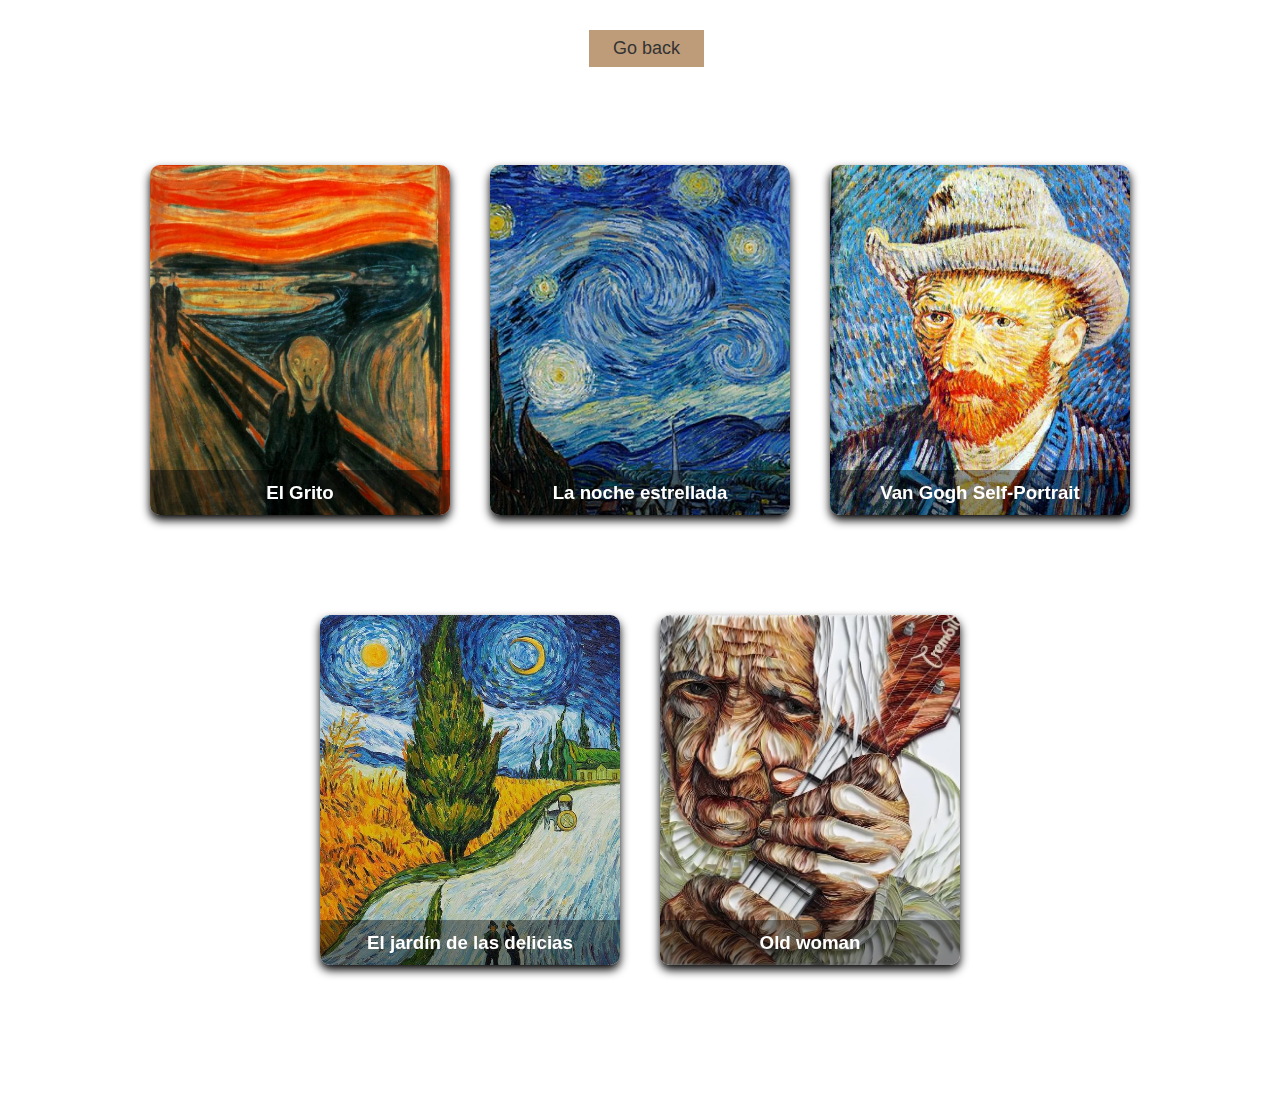
<file: ArteContemporaneo.html>
<!DOCTYPE html>
<html lang="en">

<head>
    <meta charset="UTF-8">
    <meta http-equiv="X-UA-Compatible" content="IE=edge">
    <meta name="viewport" content="width=device-width, initial-scale=1.0">
    <title>Document</title>
    <link rel="stylesheet" href="CSS/Renacimiento.css">
</head>

<body>
    <div class="card">
        <div class="face front">
            <img src="Images/ElGrito.jpg" alt="">
            <h3>El Grito</h3>
        </div>
        <div class="face back">
            <h3>Artist:Edvard Munch</h3>
            <p>'The Scream' reflects the anxiety and anguish of human beings, and that was the message that its author wanted to convey. Munch on his own painting of him.</p>
            <div class="link">
                <p>Country:Noruega</p>
            </div>
        </div>
    </div>

    <div class="card">
        <div class="face front">
            <img src="Images/VanGogh.jpg" alt="">
            <h3>La noche estrellada</h3>
        </div>
        <div class="face back">
            <h3>Artist:VanGogh</h3>
            <p>The Starry Night is an oil on canvas painting by the Dutch post-impressionist painter Vincent van Gogh. Painted in June 1889, it depicts the view from the east-facing window of his asylum room in Saint-Rémy-de-Provence.</p>
            <div class="link">
                <p>Country:Moma</p>
            </div>
        </div>
    </div>

    <div class="card">
        <div class="face front">
            <img src="Images/Danubio.jpg" alt="">
            <h3>Van Gogh Self-Portrait </h3>
        </div>
        <div class="face back">
            <h3>Artist:Van Gogh</h3>
            <p>It is a work by Anton van Dyck painted in oil on canvas with dimensions of 58.4 x 73 cm. Dated between
                1632 and 1633, it is currently in the private collection of the Duke of Westminster.</p>
            <div class="link">
                <p>Country:Rome</p>
            </div>
        </div>
    </div>

    <div class="card">
        <div class="face front">
            <img src="Images/Jardin.jpg" alt="">
            <h3>El jardín de las delicias</h3>
        </div>
        <div class="face back">
            <h3>Artist:Jheronimus Bosch</h3>
            <p>It is a work of symbolic content, of which various interpretations have been offered, such as The Hay Cart or the Table of Deadly Sins, some of the nine works that King Philip II of Spain acquired,2 a great admirer of the painter.</p>
            <div class="link">
                <p>Contri: Madrid</p>
            </div>
        </div>
    </div>
    <div class="card">
        <div class="face front">
            <img src="Images/anciana.jpg" alt="">
            <h3>Old woman</h3>
        </div>
        <div class="face back">
            <h3>Artist:Giordano, Luca</h3>
            <p>The desire to imitate or emulate Velázquez is evident in him, since the entire silhouette of the horse
                and the queen derive directly from the Velázquez portrait of Doña Isabel de Borbón.</p>
            <div class="link">
                <p>Country:Monarquía Española</p>
            </div>
        </div>
    </div>
    <footer>
        <button onclick="window.location.href='Index.html'">Go back</button>
        </footer>
</body>

</html>
</file>
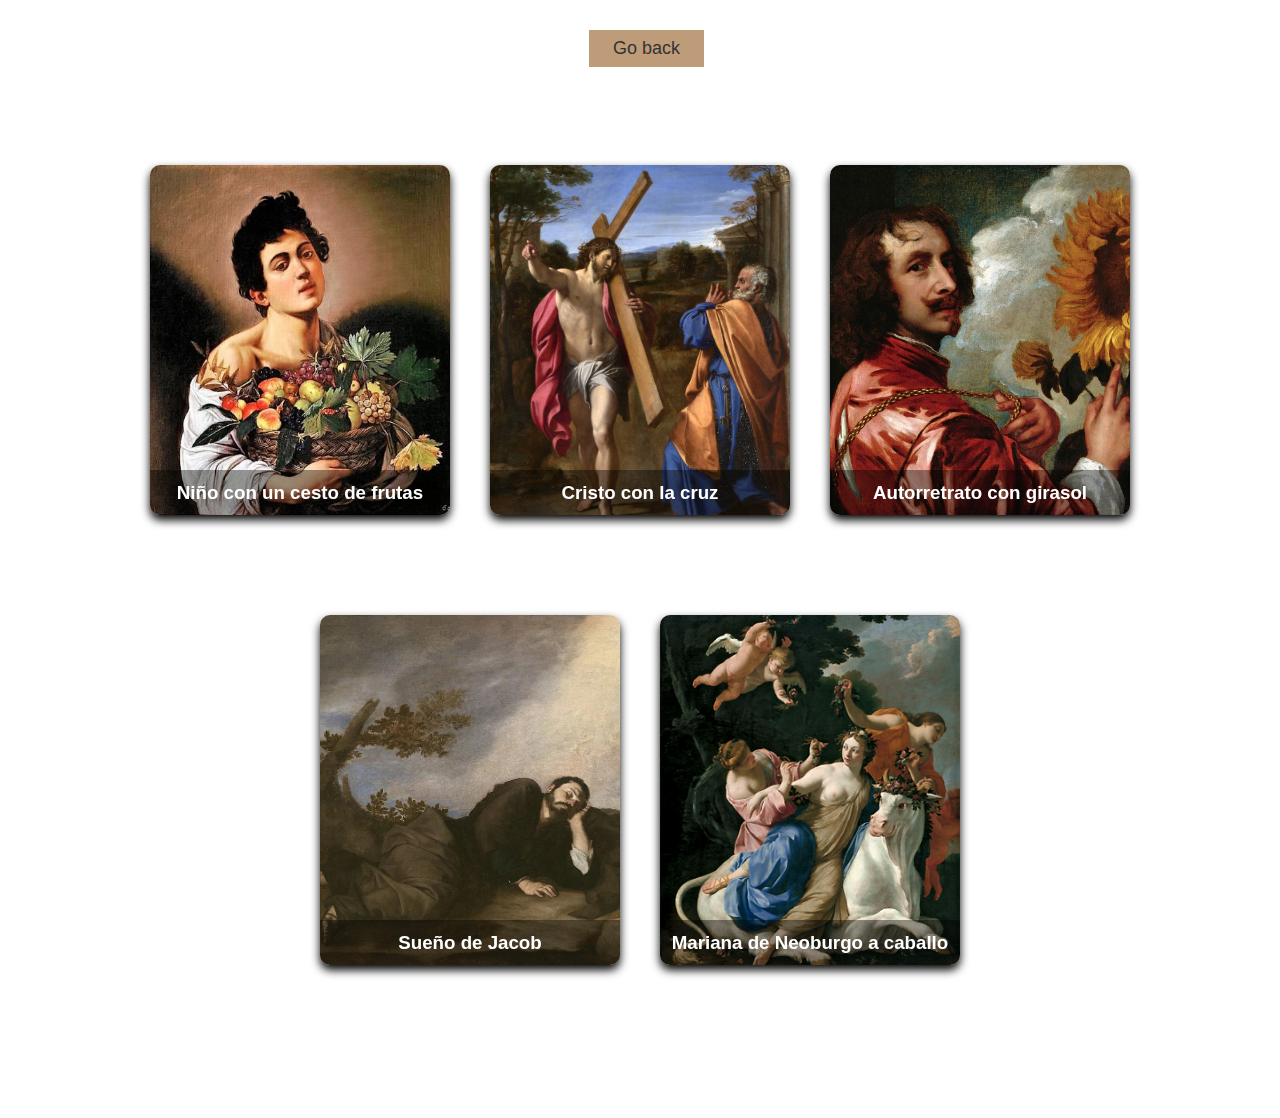
<file: Barroco.html>
<!DOCTYPE html>
<html lang="en">

<head>
    <meta charset="UTF-8">
    <meta http-equiv="X-UA-Compatible" content="IE=edge">
    <meta name="viewport" content="width=device-width, initial-scale=1.0">
    <title>Document</title>
    <link rel="stylesheet" href="CSS/Renacimiento.css">
</head>

<body>
    <div class="card">
        <div class="face front">
            <img src="Images/Bodegones.jpg" alt="">
            <h3>Niño con un cesto de frutas</h3>
        </div>
        <div class="face back">
            <h3>Artist:Caravagio</h3>
            <p>The painting shows a young man holding a basket of fruit, in the middle of a gloomy and desolate
                panorama. The boy is sensual and has lively and penetrating black eyes.</p>
            <div class="link">
                <p>Country:Italia</p>
            </div>
        </div>
    </div>

    <div class="card">
        <div class="face front">
            <img src="Images/Cristo.jpg" alt="">
            <h3>Cristo con la cruz</h3>
        </div>
        <div class="face back">
            <h3>Artist:Velazquez</h3>
            <p>The painting was in the convent of the Bernardas Recoletas del Santísimo Sacramento in Madrid until the
                end of the Civil War.</p>
            <div class="link">
                <p>Country:Madrid</p>
            </div>
        </div>
    </div>

    <div class="card">
        <div class="face front">
            <img src="Images/Girasol.jpeg" alt="">
            <h3>Autorretrato con girasol </h3>
        </div>
        <div class="face back">
            <h3>Artist: Anton van Dyck</h3>
            <p>It is a work by Anton van Dyck painted in oil on canvas with dimensions of 58.4 x 73 cm. Dated between
                1632 and 1633, it is currently in the private collection of the Duke of Westminster.</p>
            <div class="link">
                <p>Country:Duke of Westminster</p>
            </div>
        </div>
    </div>

    <div class="card">
        <div class="face front">
            <img src="Images/Ventura.jpg" alt="">
            <h3>Sueño de Jacob</h3>
        </div>
        <div class="face back">
            <h3>Artist:Rivera</h3>
            <p>It is an oil on canvas by a Spanish baroque artist José de Ribera (1591-1652). It measures 179
                centimeters high by 233 cm wide. It dates back to 1639 and is currently on display in the Prado Museum
                in Madrid (Spain).</p>
            <div class="link">
                <p>Contri: Madrid</p>
            </div>
        </div>
    </div>
    <div class="card">
        <div class="face front">
            <img src="Images/Angeles.jpg" alt="">
            <h3>Mariana de Neoburgo a caballo</h3>
        </div>
        <div class="face back">
            <h3>Artist:Giordano, Luca</h3>
            <p>The desire to imitate or emulate Velázquez is evident in him, since the entire silhouette of the horse
                and the queen derive directly from the Velázquez portrait of Doña Isabel de Borbón.</p>
            <div class="link">
                <p>Country:Monarquía Española</p>
            </div>
        </div>
    </div>
    <footer>
        <button onclick="window.location.href='Index.html'">Go back</button>
        </footer>
</body>

</html>
</file>
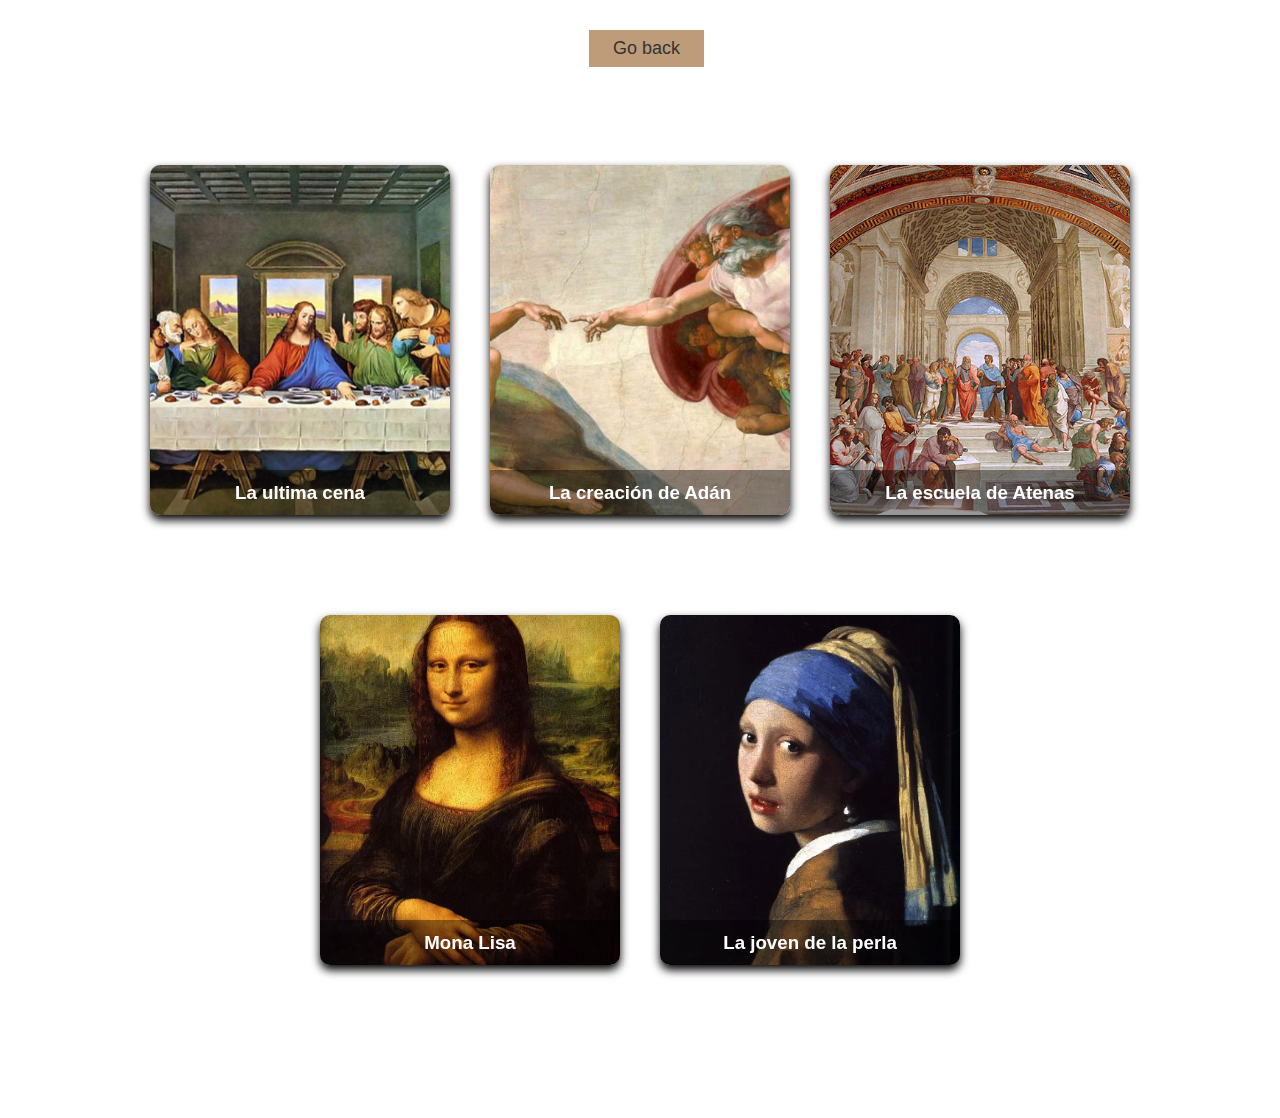
<file: Renacimiento.html>
<!DOCTYPE html>
<html lang="en">

<head>
    <meta charset="UTF-8">
    <meta http-equiv="X-UA-Compatible" content="IE=edge">
    <meta name="viewport" content="width=device-width, initial-scale=1.0">
    <title>Document</title>
    <link rel="stylesheet" href="CSS/Renacimiento.css">
</head>

<body>
    <div class="card">
        <div class="face front">
            <img src="Images/leonardo1.jpg" alt="">
            <h3>La ultima cena</h3>
        </div>
        <div class="face back">
            <h3>Artist:Leonardo Da Vinci</h3>
            <p>The Last Supper is an original wall painting by Leonardo da Vinci executed between 1495 and 1498. It is
                located on the wall on which it was originally painted, in the refectory of the Dominican convent.</p>
            <div class="link">
                <p>Country:Italia</p>
            </div>
        </div>
    </div>

    <div class="card">
        <div class="face front">
            <img src="Images/michelangelo1.jpg" alt="">
            <h3>La creación de Adán</h3>
        </div>
        <div class="face back">
            <h3>Artist:Miguel Ángel</h3>
            <p>The Creation of Adam is a fresco in the vault of the Sistine Chapel, painted by Michelangelo around the
                year 1511. It illustrates one of the nine episodes of Genesis represented there by the Tuscan artist, in
                which God gives life to Adam, The first man.</p>
            <div class="link">
            <p>Country:Capilla Sixtina, Roma</p>
            </div>
        </div>
    </div>

    <div class="card">
        <div class="face front">
            <img src="Images/rafael1.jpg" alt="">
            <h3>La escuela de Atenas</h3>
        </div>
        <div class="face back">
            <h3>Artist:Rafael Sanzio</h3>
            <p>The School of Athens (Italian: Scuola di Atene) is one of the most notable paintings by the Italian
                Renaissance artist Rafael Sanzio.</p>
            <div class="link">
                <p>Country:Vaticano</p>
            </div>
        </div>
    </div>

    <div class="card">
        <div class="face front">
            <img src="Images/Mona.jpg" alt="">
            <h3>Mona Lisa</h3>
        </div>
        <div class="face back">
            <h3>Artist:Leonardo Da Vinci</h3>
            <p>The portrait of Lisa Gherardini, wife of Francesco del Giocondo, better known as La Gioconda or Monna
                Lisa, is a pictorial work of the Italian Renaissance polymath Leonardo da Vinci.</p>
            <div class="link">
                <p>Contri: Francia</p>
            </div>
        </div>
    </div>
    <div class="card">
        <div class="face front">
            <img src="Images/Johannes.jpg" alt="">
            <h3>La joven de la perla</h3>
        </div>
        <div class="face back">
            <h3>Artist:Johannes Vermee</h3>
            <p>Girl with a Pearl Earring, also known as Girl with a Turban, is one of the masterpieces of Dutch painter
                Johannes Vermeer created between 1665 and 1667. As the name suggests, it uses a pearl earring as a focal
                point.</p>
            <div class="link">
                <p>Country: Mauritshuis, La Haya, Países Bajos</p>
            </div>
        </div>
    </div>
    <footer>
    <button onclick="window.location.href='Index.html'">Go back</button>
    </footer>
</body>

</html>
</file>
<file: CSS/Renacimiento.css>
* {
    margin: 0;
    padding: 0;
    box-sizing: border-box;
    font-family: sans-serif;
}

body {
    margin-top: 9%;
    display: flex;
    flex-wrap: wrap;
    align-items: center;
    justify-content: center;
    min-height: 100vh;
    background: #fff;
    margin-bottom: 8%;
}

.card {
    position: relative;
    width: 300px;
    height: 350px;
    margin: 20px;
}

.card .face {
    position: absolute;
    width: 100%;
    height: 100%;
    backface-visibility: hidden;
    border-radius: 10px;
    overflow: hidden;
    transition: .5s;
}

.card .front {
    transform: perspective(600px) rotateY(0deg);
    box-shadow: 0 5px 10px #000;
}

.card .front img {
    position: absolute;
    width: 100%;
    height: 100%;
    object-fit: cover;
}

.card .front h3 {
    position: absolute;
    bottom: 0;
    width: 100%;
    height: 45px;
    line-height: 45px;
    color: #fff;
    background: rgba(0,0,0,.4);
    text-align: center;
}

.card .back {
    transform: perspective(600px) rotateY(180deg);
    background: #bea576;
    padding: 15px;
    color: #f3f3f3;
    display: flex;
    flex-direction: column;
    justify-content: space-between;
    text-align: center;
    box-shadow: 0 5px 10px #000;
}

.card .back .link {
    border-top: solid 1px #f3f3f3;
    height: 50px;
    line-height: 50px;
}

.card .back .link a {
    color: #f3f3f3;
}

.card .back h3 {
    font-size: 30px;
    margin-top: 20px;
    letter-spacing: 2px;
}

.card .back p {
    letter-spacing: 1px;
} 

.card:hover .front {
    transform: perspective(600px) rotateY(180deg);
}

.card:hover .back {
    transform: perspective(600px) rotateY(360deg);
}
nav {
    position: fixed; /* Fija la posición del menú */
    width: 100%; /* Ocupa el 100% del ancho de la pantalla */
    z-index: 999; /* Asegura que el menú esté por encima de otros elementos */
    top: 0; /* Alinea el menú al borde superior de la pantalla */
  }
  
  /* Asegúrate de que el contenido no se superponga con el menú */
  section {
    padding-top: 80px; /* Ajusta el relleno superior para evitar que el contenido se oculte detrás del menú */
  }
nav{
    height: 80px;
    width: 100%;
    box-shadow: 1px 1px 10px 0 rgba(0,0,0,.2);
    /*border: 2px light #5d6678;*/
}
.enlace{
    justify-content: center;
    padding: 50px 50px;
    color: #fff;
}
.logo{
    height: 60px;
    width: 165px;
    margin-bottom: 50%;
    margin-top: 1%;
    margin-left: 25px;
}
nav ul{
    float: right;
    justify-content: space-between;
    margin-right: 60px;
}
nav ul li{
    display: inline-block;
    line-height: 80px;
    margin: 0 5px;
}
nav ul li a{
    color: #333333;
    font-size: 16px;
    padding: 50px 25px;
    border-radius: 3px;
    text-decoration: none;
    font-family: 'Poppins', sans-serif;
}
ul {
    list-style-type: none;
    padding: 0;
}

ul li {
    display: inline-block;
    margin-right: 20px;
}
footer {
        position: fixed; /* Fija el footer en la parte superior de la ventana del navegador */
        left: 0; /* Lo sitúa en el borde izquierdo */
        top: 0; /* Lo sitúa en la parte superior */
        width: 100%; /* Ancho completo */
        background-color: white; /* Color de fondo del footer */
        color: white; /* Color del texto */
        text-align: center; /* Centra el contenido del footer */
        padding: 20px 0; /* Añade espacio interno al contenido */ 
}
button{
    padding: 8px 24px;
    background-color: #be9c79;
    justify-content: center;
    margin-top: 10px;
    cursor: pointer;
    color: #333333;
    border: none;
    margin-left: 1%;
    font-family: 'Poppins', sans-serif;
    font-size: 18px;
}
</file>
